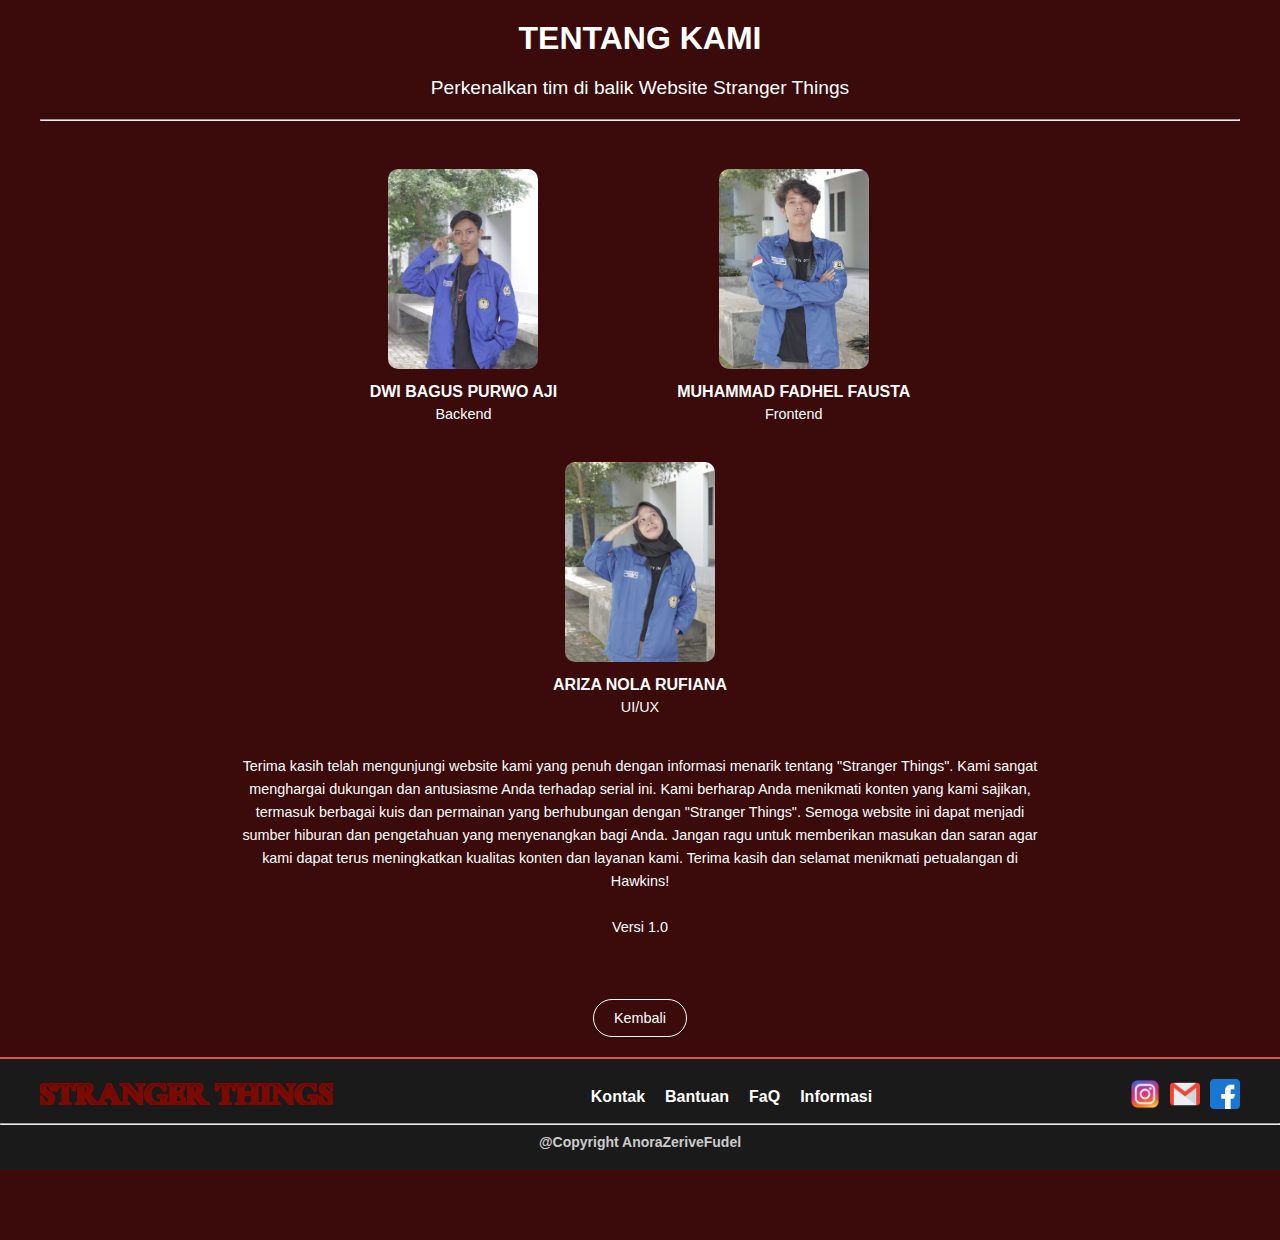
<file: about.html>
<!DOCTYPE html>
<html lang="en">
<head>
    <meta charset="UTF-8">
    <meta name="viewport" content="width=device-width, initial-scale=1.0">
    <title>About</title>
    <link rel="stylesheet" href="asset/css/main.css"/>
</head>
<body style="margin: 0;
            font-family: 'Roboto', sans-serif;
            background-color: #3b0a0a;
            color: #fff;
            text-align: center;">
    <div class="container">
        <div class="header">
         TENTANG KAMI
        </div>
        <div class="subheader">
         Perkenalkan tim di balik Website Stranger Things
        </div>
        <hr>
        <div class="team">
         <div class="team-member">
          <img alt="Dwi Bagus Purwo Aji" height="200" src="asset/kita/bagus.jpg" width="150"/>
          <h3>
           DWI BAGUS PURWO AJI
          </h3>
          <p>
           Backend
          </p>
         </div>
         <div class="team-member">
          <img alt="Muhammad Fadhel Fausta" height="200" src="asset/kita/fadel.jpg" width="150"/>
          <h3>
           MUHAMMAD FADHEL FAUSTA
          </h3>
          <p>
           Frontend
          </p>
         </div>
        </div>
        <div class="team-member" style="margin-top: 0px;">
         <img alt="Ariza Nola Rufiana" height="200" src="asset/kita/ariza.jpg" width="150"/>
         <h3>
          ARIZA NOLA RUFIANA
         </h3>
         <p>
          UI/UX
         </p>
        </div>
        <div class="description">
         Terima kasih telah mengunjungi website kami yang penuh dengan informasi menarik tentang "Stranger Things". Kami sangat menghargai dukungan dan antusiasme Anda terhadap serial ini. Kami berharap Anda menikmati konten yang kami sajikan, termasuk berbagai kuis dan permainan yang berhubungan dengan "Stranger Things". Semoga website ini dapat menjadi sumber hiburan dan pengetahuan yang menyenangkan bagi Anda. Jangan ragu untuk memberikan masukan dan saran agar kami dapat terus meningkatkan kualitas konten dan layanan kami. Terima kasih dan selamat menikmati petualangan di Hawkins!
         <br/>
         <br/>
         Versi 1.0
        </div>
        <a class="back-button" href="index.html">
         Kembali
        </a>
       </div>
       <div class="footer">
        <div class="container">
            <div class="logo">
                <img src="asset/gambar/STRANGER THINGS.png">
            </div>
            <div class="nav">
                <a href="#">Kontak</a>
                <a href="#">Bantuan</a>
                <a href="#">FaQ</a>
                <a href="#">Informasi</a>
            </div>
            <div class="social-icons">
                <a href="#"><img src="asset/icon/instagram.png" alt="Instagram icon" width="30" height="30"></a>
                <a href="#"><img src="asset/icon/gmail.png" alt="Gmail icon" width="30" height="30"></a>
                <a href="#"><img src="asset/icon/facebook.png" alt="Facebook icon" width="30" height="30"></a>
            </div>
        </div>
        <hr>
        <div class="copyright">
            @Copyright AnoraZeriveFudel
        </div>
    </div>
</body>
</html>
</file>
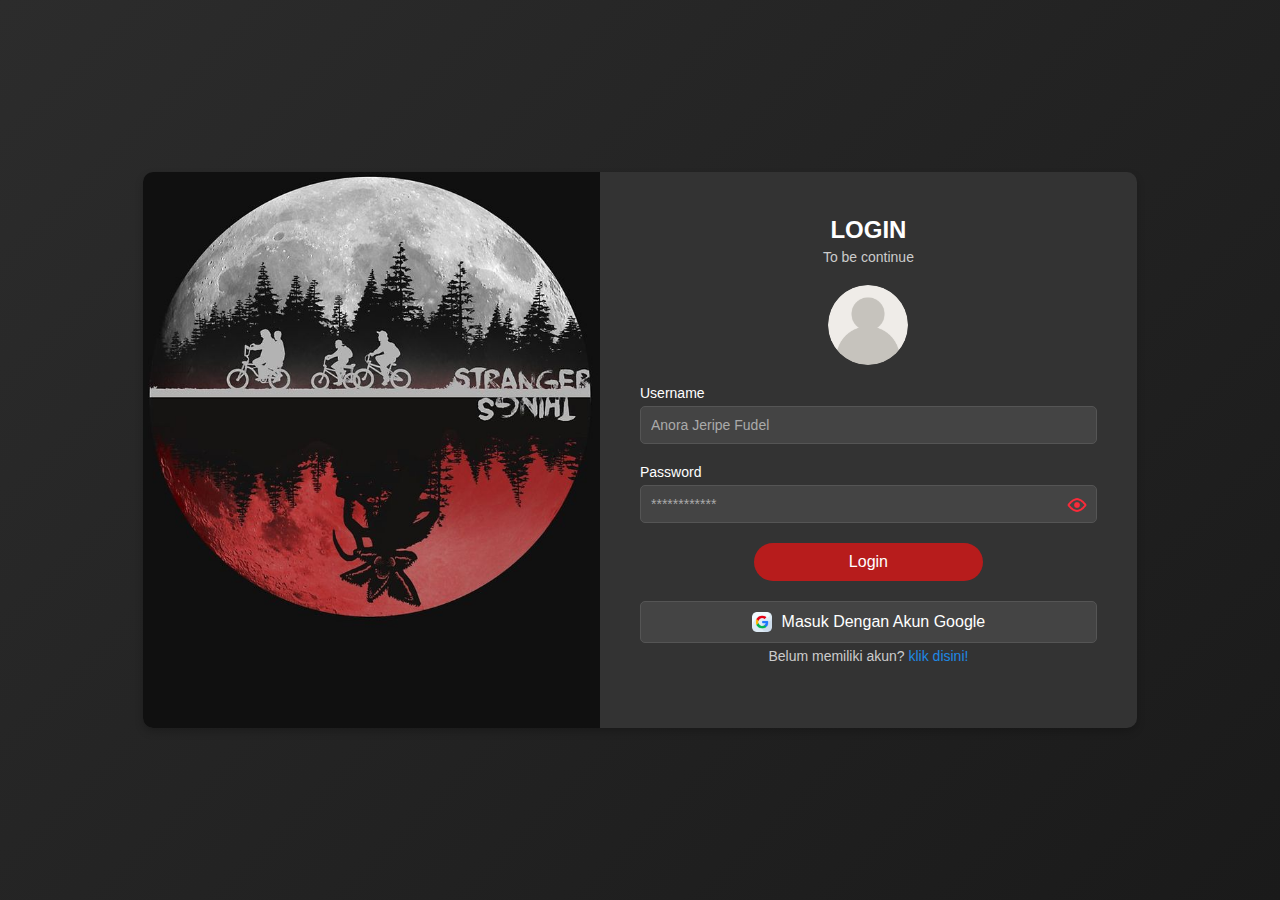
<file: login.html>
<html lang="en">
    <head>
        <meta charset="utf-8"/>
        <meta content="width=device-width, initial-scale=1.0" name="viewport"/>
        <title>Login Page</title>
        <link rel="stylesheet" href="asset/css/style.css" />
    </head>
    <body>
        <div class="container">
            <div class="image-section">
                <img alt="Stranger Things poster with various characters and scenes from the show" height="700" src="asset/bg/bglogin.png " width="500"/>
            </div>
            <div class="form-section">
                <h2>LOGIN</h2>
                <p>To be continue</p>
                <img alt="Profile picture of user" class="profile-img" height="80" src="asset/icon/user.png" width="80"/>
                <div class="input-group">
                    <label for="username">Username</label>
                    <div style="position: relative;">
                        <input id="username" placeholder="Anora Jeripe Fudel" type="text" />
                    </div>
                </div>
                <div class="input-group">
                    <label for="password">Password</label>
                    <div style="position: relative;">
                        <input id="password" placeholder="************" type="password" />
                        <img alt="Toggle password visibility" class="password-toggle" height="20" src="asset/icon/eye.png" width="20"/>
                    </div>
                </div>
                <button class="btn-login" onclick="redirectToindex()">Login</button>
                <button class="btn-google">
                    <img alt="Google logo" height="20" src="asset/icon/google.png" width="20"/>
                    Masuk Dengan Akun Google
                </button>
                <p class="register-link">
                    Belum memiliki akun?
                    <a href="register.html">klik disini!</a>
                </p>
            </div>
        </div>
        <script>
            function redirectToindex() {
                window.location.href = "index.html";
            }
        </script>
        <script>
            document.querySelector('.password-toggle').addEventListener('click', function() {
                const passwordInput = document.getElementById('password');
                const type = passwordInput.getAttribute('type') === 'password' ? 'text' : 'password';
                passwordInput.setAttribute('type', type);
                this.src = type === 'password' ? 'asset/icon/hide.png' : 'asset/icon/eye.png';
        });
        </script>
    </body>
</html>
</file>
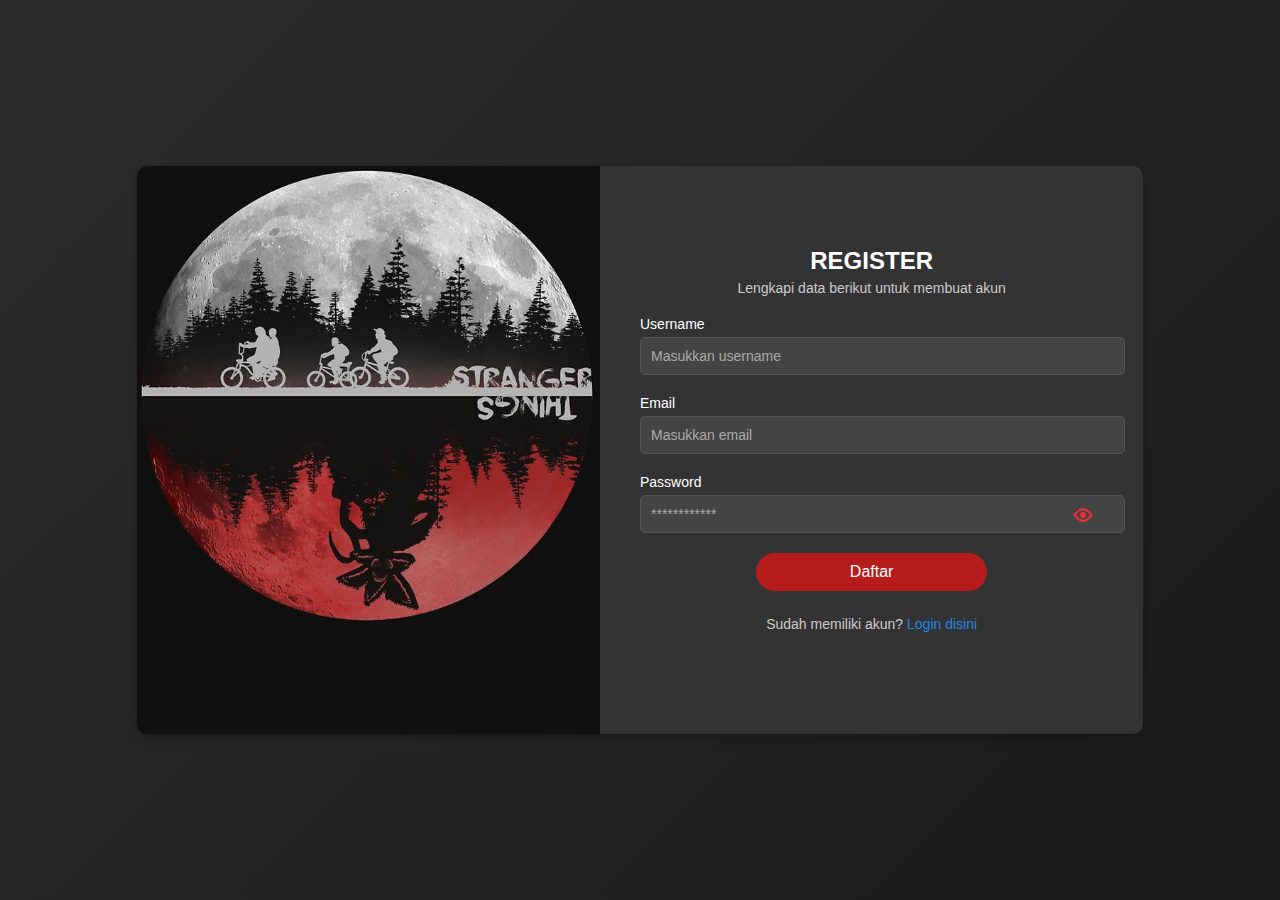
<file: register.html>
<!DOCTYPE html>
<html lang="en">
  <head>
    <meta charset="utf-8" />
    <meta name="viewport" content="width=device-width, initial-scale=1.0" />
    <title>Register Page</title>
    <link rel="stylesheet" href="asset/css/style.css" />
  </head>
  <body>
    <div class="container">
      <div class="image-section">
        <img src="asset/bg/bglogin.png" alt="Registration background" />
      </div>
      <div class="form-section">
        <h2>REGISTER</h2>
        <p>Lengkapi data berikut untuk membuat akun</p>
        <div class="input-group">
          <label for="username">Username</label>
          <input id="username" type="text" placeholder="Masukkan username" />
        </div>
        <div class="input-group">
          <label for="email">Email</label>
          <input id="email" type="email" placeholder="Masukkan email" />
        </div>
        <div class="input-group">
          <label for="password">Password</label>
          <div style="position: relative;">
            <input id="password" type="password" placeholder="************" />
            <img class="password-toggle" src="asset/icon/eye.png" alt="Toggle password visibility" width="20" />
          </div>
        </div>
        <button class="btn-register">Daftar</button>
        <p class="login-link">
          Sudah memiliki akun?
          <a href="login.html">Login disini</a>
        </p>
      </div>
    </div>
    <script>
    document.querySelector('.password-toggle').addEventListener('click', function() {
      const passwordInput = document.getElementById('password');
      const type = passwordInput.getAttribute('type') === 'password' ? 'text' : 'password';
      passwordInput.setAttribute('type', type);
      this.src = type === 'password' ? 'asset/icon/hide.png' : 'asset/icon/eye.png';
    });
    </script>
    </body>
</html>
</file>
<file: asset/css/main.css>
body {
    font-family: 'Roboto', sans-serif;
    background-size: cover;
    background-position: center;
    background-repeat: no-repeat;
    height: 100vh;
    margin: 0;
    padding: 0
}
.header-main {
    position: relative;
    text-align: center;
    color: white;
}
.main-bg {
    width: 100%;
    height: auto;
}
.menu-icon{
    width: 40px;
    height: 40px;
    margin-right: 30px;
}
.jadi-satu{
    margin-left: -1250px;
}
.header-main h1 {
    position: absolute;
    top: 50%;
    left: 50%;
    transform: translate(-50%, -50%);
    font-size: 4em;
    color: #8B0000;
}
.navbar-main {
    display: flex;
    align-items: center;
    justify-content: space-between; /* Menyebar elemen secara merata */
    padding: 10px 20px;
    background-color: rgba(128, 128, 128, 0.5);
}

.jadi-satu {
    display: flex;
    align-items: center;
    margin-left: 20px; /* Sesuaikan nilai ini agar lebih dekat dengan ikon sidebar */
}

.jadi-satu a {
    color: white;
    text-decoration: none;
    margin: 0 15px;
    font-size: 1em;
}

.navbar-main a {
    color: white;
    text-decoration: none;
    margin: 0 10px;
    font-size: 1em;
}

.sidebar {
    position: fixed;
    top: 0;
    left: 0;
    width: 260px;
    background: #1e1e1e;
    color: white;
    display: flex;
    flex-direction: column;
    padding: 20px;
    box-shadow: 2px 0 5px rgba(0, 0, 0, 0.1);
    transition: transform 0.3s ease-in-out;
}
.sidebar.hidden {
    transform: translateX(-100%);
}
.sidebar .menu-item {
    display: flex;
    align-items: center;
    height: 50px;
    font-size: 1.2rem;
}
.sidebar .menu-item i {
    font-size: 1.5rem;
    margin-right: 10px;
    color: #f06292;
}
.sidebar .menu-item a {
    text-decoration: none;
    color: white;
}
.sidebar .menu-item:hover {
    background-color: #D5C1BF;
}

.content {
    padding: 20px;
    text-align: center;
    display: flex;
    flex-direction: column;
    align-items: center;
}
.content h2 {
    color: #8B0000;
    font-size: 2em;
}
.content p {
    color: #333;
    font-size: 1.2em;
    line-height: 1.5;
    max-width: 800px;
    margin: 20px auto;
}
.content .buttons {
    margin: 20px 0;
}
.content .buttons a {
    background-color: #8B0000;
    color: white;
    padding: 10px 20px;
    margin: 0 10px;
    text-decoration: none;
    border-radius: 50px;
    font-size: 1em;
}
.content .poster {
    margin: 20px auto;
    display: flex;
    justify-content: center;
}
.content .poster img {
    width: 200px;
    height: auto;
    border-radius: 10px;
}
.content .text-content {
    max-width: 800px;
    margin: 20px;
}

/*content 2*/

.header2 {
    background-color: #333;
    color: #f9f9f9;
    text-align: center;
    padding: 20px;
    padding-bottom: 60px;
    font-size: 24px;
    font-family: 'Georgia', serif;
    margin-bottom: -70px;
    border-radius: 20px;
}
.sub-header {
    font-size: 18px;
    margin-top: 10px;
}

.container {
    max-width: 1200px;
    margin: 0 auto;
    padding: 20px;
    padding-top: 70px;
    padding-bottom: 70px;
    margin-top: -70px;
    margin-bottom: -70px;
    border-radius: 20px;
    background-size: cover;
    background-repeat: no-repeat;
}

.divider {
    width: 100%;
    height: 20%;
    display: block;
}
.content2 {
    display: flex;
    justify-content: center;
    align-items: center;
    padding: 20px;
    padding-top: 50px;
    padding-bottom: 50px;
    background-image: url(asset/bg/bg2down.jpg);
    background-size: cover;
    background-position: center;
    margin-top: -70px;
    margin-bottom: -50px;
    border-radius: 10px;
}
.card {
    background-color: #fff;
    border-radius: 10px;
    box-shadow: 0 4px 8px rgba(0, 0, 0, 0.2);
    margin: 10px;
    padding: 0px;
    width: 300px;
    text-align: center;
}
.card img {
    border-radius: 10px;
    width: 100%;
    height: auto;
}
.card h3 {
    font-size: 20px;
    margin: 10px 0;
}
.card p {
    font-size: 14px;
    color: #333;
}
.footer {
    background-color: #fff;
    text-align: center;
    padding: 10px;
    font-size: 18px;
    color: #d9534f;
    border-top: 2px solid #d9534f;
}
.footer i {
    margin-right: 5px;
}

@media (min-width: 768px) {
    .content {
        flex-direction: row;
        justify-content: center;
        text-align: left;
    }
    .content .poster {
        order: 2;
        margin: 0 0 0 20px;
    }
    .content .text-content {
        margin: 0;
    }
}
@media (max-width: 768px) {
    .header h1 {
        font-size: 2.5em;
    }
    .navbar a {
        font-size: 1em;
    }
    .content h2 {
        font-size: 1.5em;
    }
    .content p {
        font-size: 1em;
    }
    .content .buttons a {
        font-size: 0.9em;
        padding: 8px 16px;
    }
    .content .poster img {
        width: 150px;
    }
}

.attention {
    display: inline-block;
    margin-top: 20px;
}
.attention i {
    color: red;
}
.breaking-news {
    color: red;
    font-size: 24px;
    font-weight: bold;
    margin: 10px 0;
}
.news-container {
    display: grid;
    grid-template-columns: repeat(2, 1fr);
    gap: 20px;
    justify-content: center;
    margin-top: -130px;
    margin-bottom: -40;
    padding-bottom: 130px;
}
.news-item {
    background-image: url(asset);
    margin-top: 100px;
    border-radius: 10px;
    text-align: center;
    margin-bottom: -80px;

}
.news-item img {
    width: 200px;
    height: auto;
    border-radius: 10px;
    cursor: pointer;
}
.limit {
    background-color: #333;
    color: white;
    padding: 20px;
    padding-top: 40px;
    margin-top: -50px;
    margin-bottom: 30px;
    text-align: center;
    border-radius: 20px;
}

.header-down {
    background-color: #570F0A;
    color: #f9f9f9;
    text-align: center;
    padding: 40px;
    padding-bottom: 90px;
    font-size: 24px;
    font-family: 'Georgia', serif;
    margin-bottom: -70px;
    border-radius: 20px;
}

.content-down {
    padding: 20px;
    padding-top: 70px;
    padding-bottom: 70px;
    border-radius: 10px;
    margin-top: -70px;
    margin-bottom: -70px;
    background-size: cover;
    background-repeat: no-repeat;
}
.content-down h2 {
    color: #D5C1BF;
    font-size: 30px;
    margin-bottom: 10px;
    text-align: center;
}
.content-down p {
    color:#D5C1BF;
    font-size: 16px;
    line-height: 1.5;
    text-align: justify;
}
.content-down img {
    float: left;
    margin-right: 20px;
    border-radius: 10px;
}

.section {
    margin-bottom: 20px;
}
.section img {
    width: 100%;
    max-width: 200px;
    border-radius: 10px;
    margin-top: 10px;
}
.section-content {
    display: flex;
    flex-direction: column;
    align-items: center;
}
.section-content img {
    margin-bottom: 10px;
}
.footer {
    background-color: #800000;
    text-align: center;
    padding: 10px;
    font-size: 18px;
    font-weight: bold;
}
.footer p {
    margin: 5px 0;
}
.section-content-right {
    display: flex;
    align-items: center;
}
.section-content-right img {
    margin-left: 20px;
}
.section-content-left {
    display: flex;
    align-items: center;
}
.section-content-left img {
    margin-right: 20px;
}

.container h1{
    text-align: center;
    font-size: 24px;
    font-weight: bold;
    margin-bottom: 10px;
    color: #ffffff;
}

.container h2{
    font-size: 18px;
    color: #ffffff;
    margin-bottom: 10px;
}

.container p{
    text-align: justify;
    font-size: 16px;
    color: #ffffff;
}

.footer {
    background-color: #1a1a1a;
    color: white;
    text-align: center;
    padding: 20px 0;
    position: relative;
}
.footer .container {
    display: flex;
    justify-content: space-between;
    align-items: center;
    flex-wrap: wrap;
    max-width: 1200px;
    margin: 0 auto;
    padding: 0 20px;
}
.footer .logo {
    font-size: 24px;
    color: #8B0000;
    font-weight: bold;
}
.footer .nav {
    display: flex;
    gap: 20px;
}
.footer .nav a {
    color: white;
    text-decoration: none;
    font-size: 16px;
}
.footer .social-icons {
    display: flex;
    gap: 10px;
}
.footer .social-icons img {
    width: 30px;
    height: 30px;
}
.footer .divider {
    border-top: 1px solid #ccc;
    margin: 10px 0;
    width: 100%;
}
.footer .copyright {
    font-size: 14px;
    color: #ccc;
    width: 100%;
    text-align: center;
}

.news-popup-overlay {
    display: none;
    position: fixed;
    top: 0;
    left: 0;
    width: 100%;
    height: 100%;
    background-color: rgba(0, 0, 0, 0.7);
    z-index: 1000;
}

.news-popup-content {
    position: absolute;
    top: 50%;
    left: 50%;
    transform: translate(-50%, -50%);
    background-color: #2c2c2c;
    padding: 20px;
    border-radius: 10px;
    text-align: center;
    box-shadow: 0 4px 8px rgba(0, 0, 0, 0.2);
    max-width: 80%;
    max-height: 80%;
    overflow-y: auto;
}

.news-popup-content img {
    max-width: 100%;
    height: auto;
    border-radius: 5px;
}

.news-popup-close {
    position: absolute;
    top: 10px;
    right: 10px;
    background: none;
    border: none;
    font-size: 24px;
    color: #ffffff;
    cursor: pointer;
}

.news-popup-content .title {
    font-size: 24px;
    font-weight: bold;
    margin-bottom: 20px;
    color: #f5f5f5;
}

.news-popup-content .content {
    text-align: left;
    margin-top: 20px;
    font-size: 16px;
    line-height: 1.6;
    color: #d3d3d3;
    display: flex;
    flex-direction: column;
}


.header {
    font-size: 2em;
    font-weight: bold;
    margin: 20px;
}
.subheader {
    font-size: 1.2em;
    margin-bottom: 20px;
}
.team {
    display: flex;
    justify-content: center;
    flex-wrap: wrap;
    gap: 40px;
}
.team-column {
    display: flex;
    flex-direction: column;
    align-items: center;
}
.team-member {
    text-align: center;
    margin: 40px;
}
.team-member img {
    width: 150px;
    height: 200px;
    object-fit: cover;
    border-radius: 10px;
}
.team-member h3 {
    margin: 10px 0 5px;
    font-size: 1em;
    font-weight: bold;
}
.team-member p {
    margin: 0;
    font-size: 0.9em;
    text-align: center;
}
.description {
    margin: 40px 0;
    font-size: 0.9em;
    line-height: 1.6;
    max-width: 800px;
    margin-left: auto;
    margin-right: auto;
}
.back-button {
    display: inline-block;
    margin-top: 20px;
    margin-bottom: 20px;
    padding: 10px 20px;
    border: 1px solid #fff;
    border-radius: 5px;
    text-decoration: none;
    color: #fff;
    font-size: 0.9em;
    border-radius: 20px;
}


.popup-overlay {
    display: none;
    position: fixed;
    top: 0px;
    right: 0px;
    left: auto;
    background: transparent;
    z-index: 1000;
    border-radius: 10px;
    width: 250px;
    height: 160px;
}

.popup-content {
padding: 15px;
text-align: center;
}

.popup-content img {
max-width: 100%;
border-radius: 5px;
}

.popup-content button {
width: 100%;
background-color: #5a1a1a;
color: white;
padding: 8px 15px;
border: none;
border-radius: 5px;
cursor: pointer;
font-size: 14px;
}

.popup-content button:hover {
background-color: #3b0000;
}
</file>
<file: asset/css/style.css>
body {
    margin: 0;
    font-family: 'Roboto', sans-serif;
    display: flex;
    justify-content: center;
    align-items: center;
    height: 100vh;
    background: linear-gradient(135deg, #2c2c2c, #1a1a1a);
  }
  .container {
    display: flex;
    background: #333;
    border-radius: 10px;
    overflow: hidden;
    box-shadow: 0 4px 8px rgba(0, 0, 0, 0.2);
  }
  .image-section {
    flex: 1;
  }
  .image-section img {
    width: 100%;
    height: 100%;
    object-fit: cover;
  }
  .form-section {
    flex: 1;
    padding: 40px;
    color: #fff;
    display: flex;
    flex-direction: column;
    justify-content: center;
    align-items: center;
  }
  .form-section h2 {
    margin: 0;
    font-size: 24px;
    font-weight: 700;
  }
  .form-section p {
    margin: 5px 0 20px;
    font-size: 14px;
    color: #ccc;
  }
  .form-section .profile-img {
    width: 80px;
    height: 80px;
    border-radius: 50%;
    margin-bottom: 20px;
  }
  .form-section .input-group {
    width: 100%;
    margin-bottom: 20px;
    position: relative;
  }
  .form-section .input-group label {
    display: block;
    margin-bottom: 5px;
    font-size: 14px;
  }
  .form-section .input-group input {
    width: 100%;
    padding: 10px;
    border: 1px solid #555;
    border-radius: 5px;
    background: #444;
    color: #fff;
    font-size: 14px;
  }
  .form-section .input-group input::placeholder {
    color: #aaa;
  }
  .form-section .input-group .password-toggle {
    position: absolute;
    right: 10px;
    top: 10px;
    cursor: pointer;
  }
  .form-section .btn-login, .form-section .btn-register {
    width: 50%;
    padding: 10px;
    border: none;
    border-radius: 50px;
    background: #b71c1c;
    color: #fff;
    font-size: 16px;
    cursor: pointer;
    margin-bottom: 20px;
  }
  .form-section .btn-google {
    width: 100%;
    padding: 10px;
    border: 1px solid #555;
    border-radius: 5px;
    background: #444;
    color: #fff;
    font-size: 16px;
    cursor: pointer;
    display: flex;
    align-items: center;
    justify-content: center;
  }
  .form-section .btn-google img {
    width: 20px;
    height: 20px;
    margin-right: 10px;
  }
  .form-section .register-link, .form-section .login-link {
    font-size: 14px;
    color: #ccc;
  }
  .form-section .register-link a, .form-section .login-link a {
    color: #1e88e5;
    text-decoration: none;
  }
  .form-section .register-link a:hover, .form-section .login-link a:hover {
    text-decoration: underline;
  }
</file>
